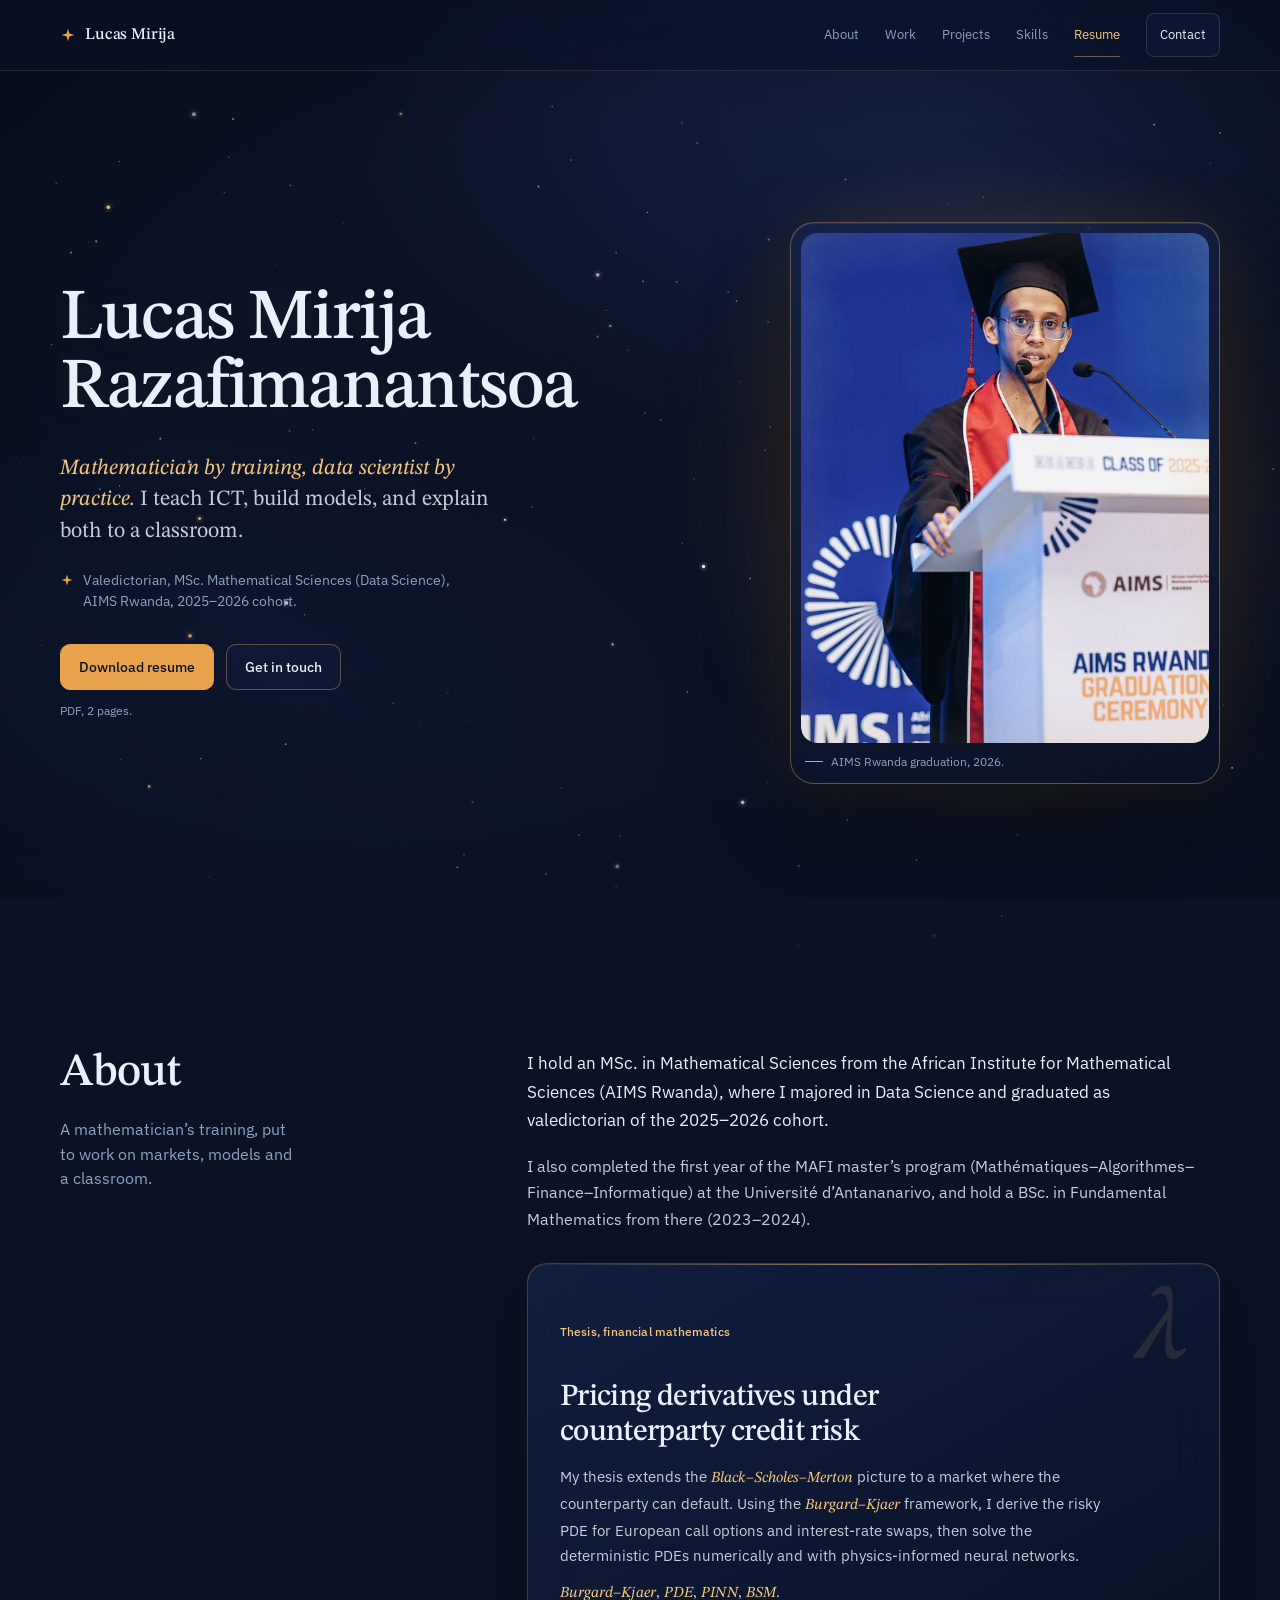
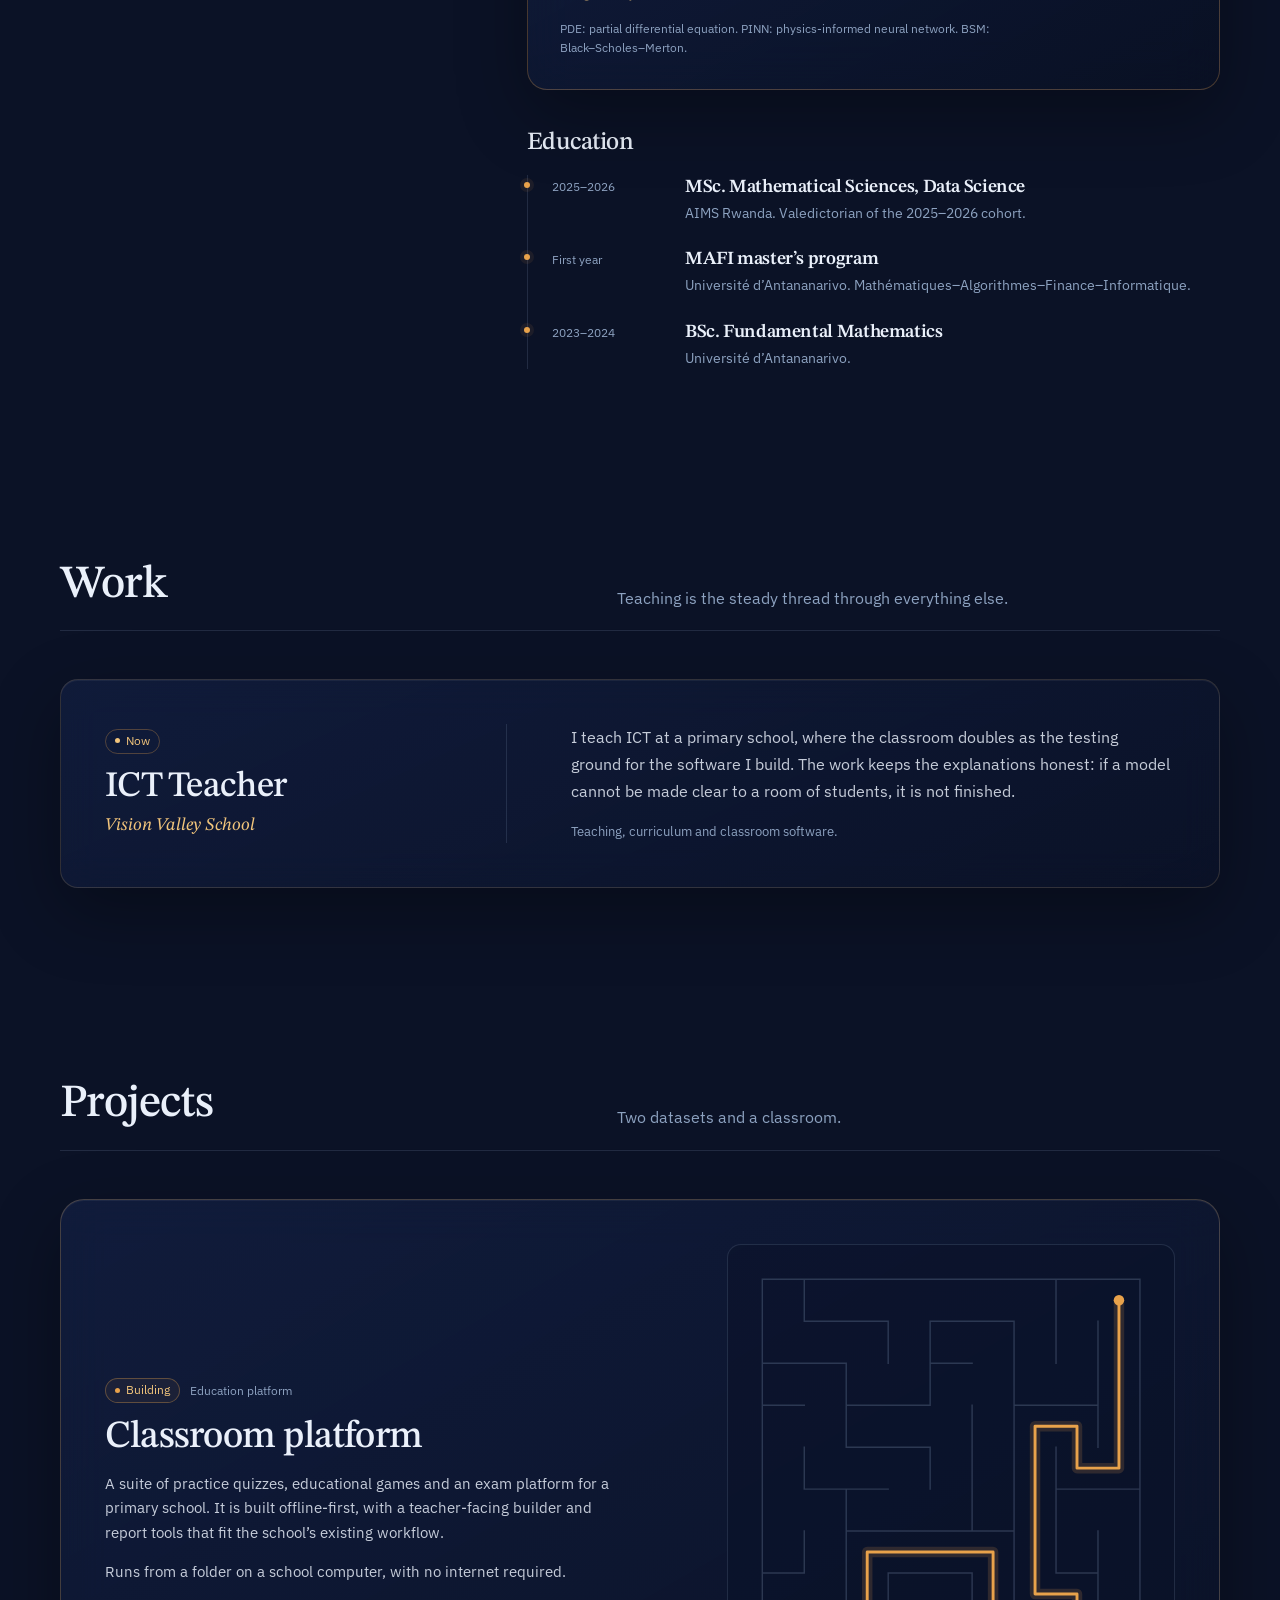
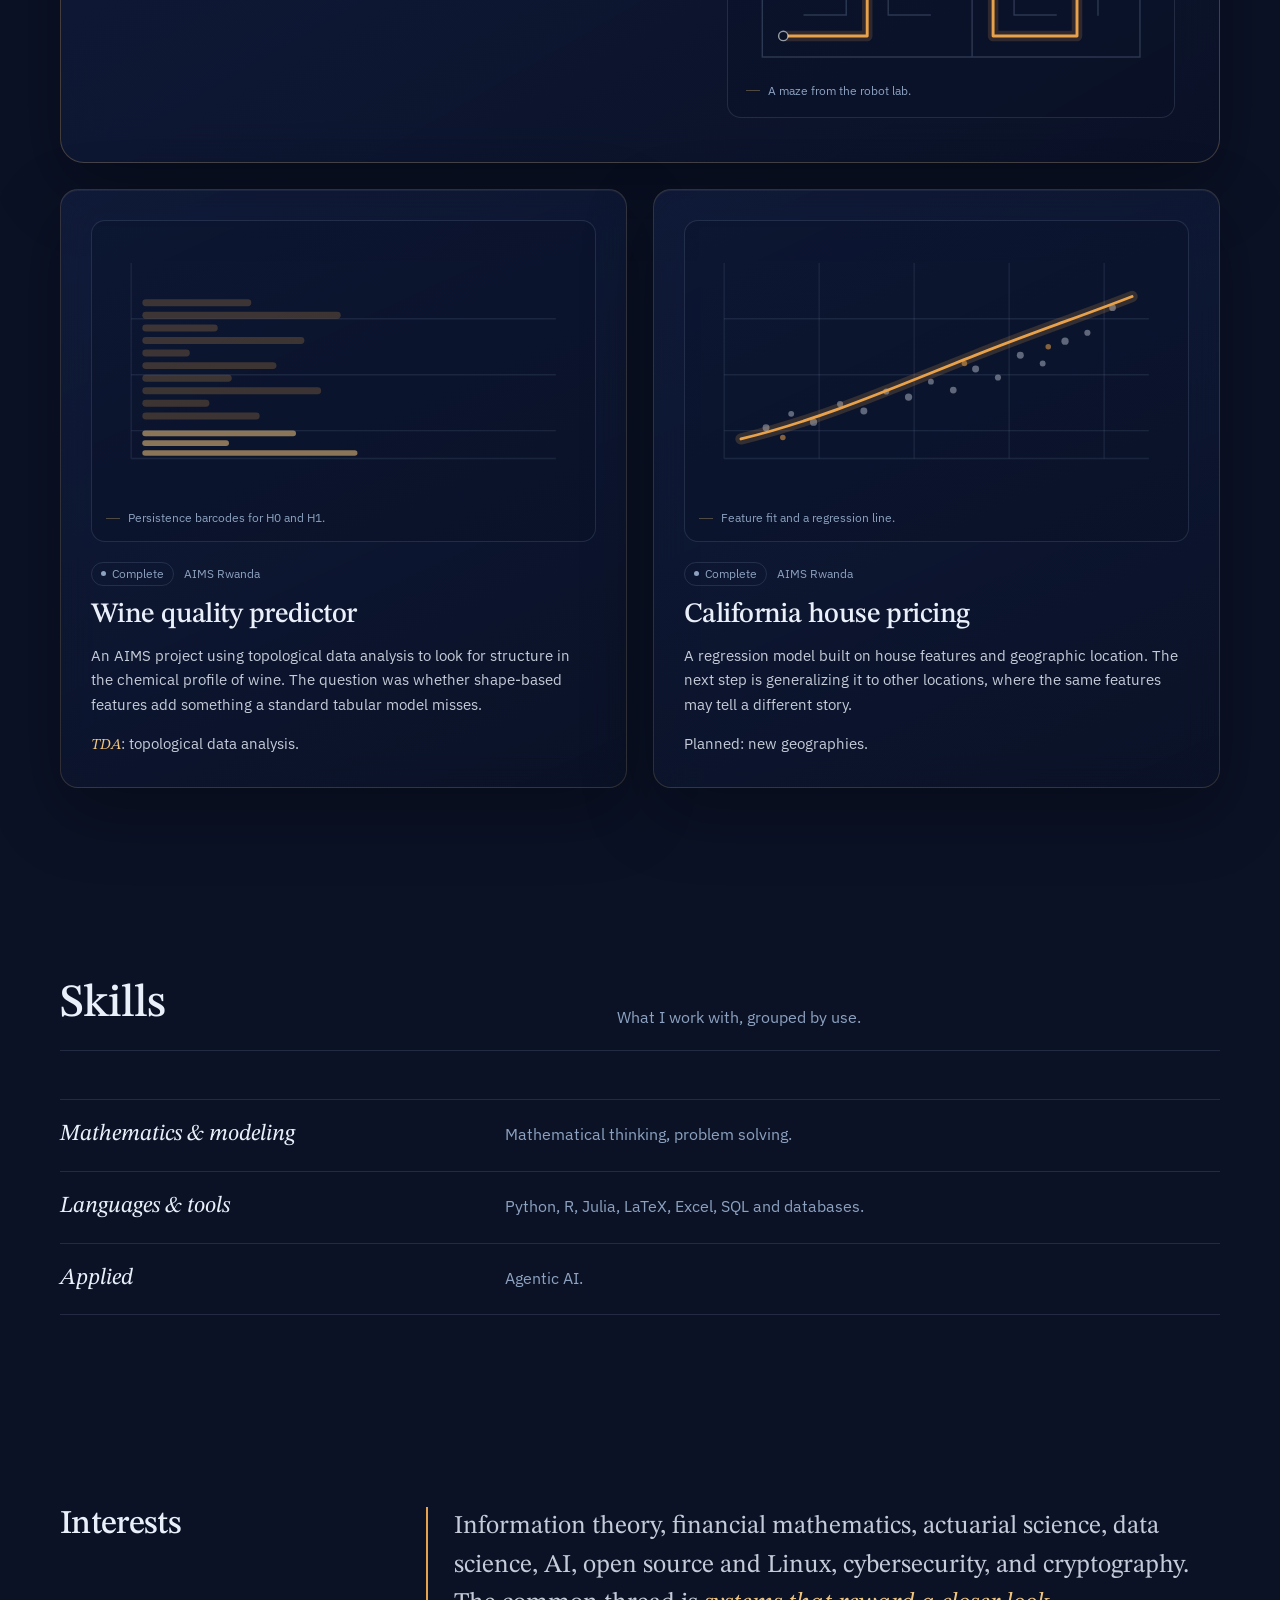
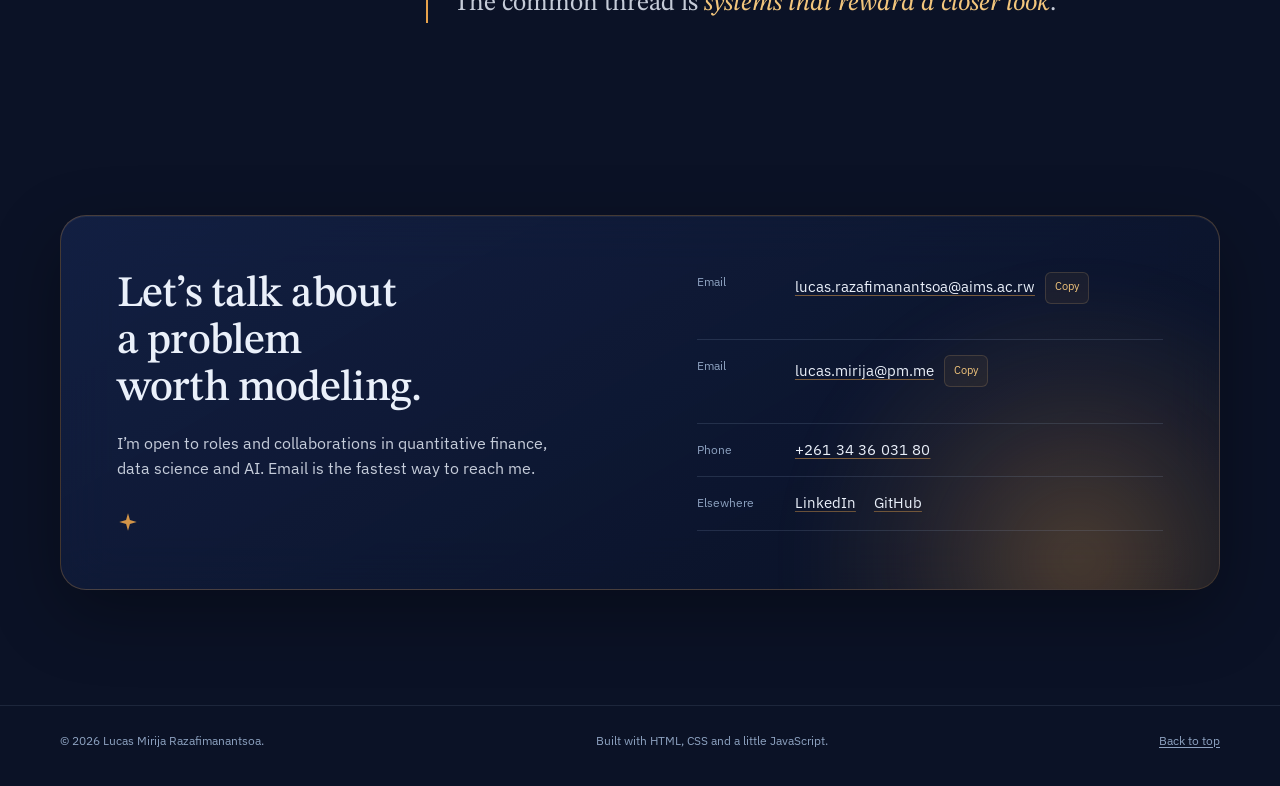
<file: index.html>
<!DOCTYPE html>
<html lang="en">
<head>
  <meta charset="utf-8">
  <meta name="viewport" content="width=device-width, initial-scale=1">
  <title>Lucas Mirija Razafimanantsoa · Mathematician &amp; Data Scientist</title>
  <meta name="description" content="Mathematician and data scientist. AIMS Rwanda MSc. valedictorian, working on financial mathematics, PDEs and physics-informed neural networks. ICT teacher.">
  <meta name="author" content="Lucas Mirija Razafimanantsoa">
  <meta name="theme-color" content="#0B1226">
  <link rel="icon" href="assets/favicon.svg" type="image/svg+xml">
  <link rel="preload" href="assets/fonts/stix-two-text-latin.woff2" as="font" type="font/woff2" crossorigin>
  <link rel="preload" href="assets/fonts/stix-two-text-italic-latin.woff2" as="font" type="font/woff2" crossorigin>
  <link rel="preload" href="assets/fonts/ibm-plex-sans-latin.woff2" as="font" type="font/woff2" crossorigin>
  <link rel="stylesheet" href="css/style.css">

  <meta property="og:type" content="website">
  <meta property="og:title" content="Lucas Mirija Razafimanantsoa · Mathematician &amp; Data Scientist">
  <meta property="og:description" content="Mathematician by training, data scientist by practice. Financial mathematics, numerical PDEs, physics-informed neural networks and a classroom of ICT students.">
  <meta property="og:locale" content="en">
  <meta name="twitter:card" content="summary">
  <!-- Add canonical, og:url and og:image once the site has a domain. -->

  <script type="application/ld+json">
    {
      "@context": "https://schema.org",
      "@type": "Person",
      "name": "Lucas Mirija Razafimanantsoa",
      "givenName": "Lucas Mirija",
      "familyName": "Razafimanantsoa",
      "jobTitle": "ICT Teacher and Data Scientist",
      "email": "mailto:lucas.razafimanantsoa@aims.ac.rw",
      "telephone": "+261343603180",
      "worksFor": {
        "@type": "EducationalOrganization",
        "name": "Vision Valley School"
      },
      "alumniOf": [
        {
          "@type": "CollegeOrUniversity",
          "name": "African Institute for Mathematical Sciences (AIMS Rwanda)"
        },
        {
          "@type": "CollegeOrUniversity",
          "name": "Université d'Antananarivo"
        }
      ],
      "sameAs": [
        "https://linkedin.com/in/lucas-mirija",
        "https://github.com/lucas-razafimanantsoa"
      ],
      "knowsAbout": [
        "Financial mathematics",
        "Data science",
        "Topological data analysis",
        "Physics-informed neural networks",
        "Python",
        "R",
        "Julia"
      ]
    }
  </script>
</head>
<body>
  <a class="skip-link" href="#main">Skip to content</a>

  <div class="sky" aria-hidden="true"></div>

  <header class="site-header" id="top">
    <div class="shell header-inner">
      <a class="brand" href="#top" translate="no">
        <svg class="brand-mark" viewBox="0 0 24 24" aria-hidden="true">
          <path d="M12 2.5l2.1 7.4 7.4 2.1-7.4 2.1L12 21.5l-2.1-7.4L2.5 12l7.4-2.1z" fill="currentColor"/>
        </svg>
        <span>Lucas Mirija</span>
      </a>

      <nav class="site-nav" aria-label="Main">
        <a class="nav-link" href="#about">About</a>
        <a class="nav-link" href="#work">Work</a>
        <a class="nav-link" href="#projects">Projects</a>
        <a class="nav-link" href="#skills">Skills</a>
        <a class="nav-resume" href="resume.pdf" download>Resume</a>
        <a class="nav-contact" href="#contact">Contact</a>
      </nav>
    </div>
  </header>

  <main id="main">
    <section class="hero" aria-labelledby="hero-title">
      <div class="hero-stars" aria-hidden="true">
        <canvas id="sky-canvas"></canvas>
      </div>

      <div class="shell hero-grid">
        <div class="hero-copy">
          <h1 id="hero-title" translate="no">Lucas Mirija<br>Razafimanantsoa</h1>
          <p class="hero-identity"><em>Mathematician by training, data scientist by practice.</em> I teach ICT, build models, and explain both to a classroom.</p>
          <p class="hero-honour">
            <svg viewBox="0 0 24 24" width="14" height="14" aria-hidden="true">
              <path d="M12 2.5l2.1 7.4 7.4 2.1-7.4 2.1L12 21.5l-2.1-7.4L2.5 12l7.4-2.1z" fill="currentColor"/>
            </svg>
            <span>Valedictorian, MSc. Mathematical Sciences (Data Science), AIMS Rwanda, 2025–2026 cohort.</span>
          </p>
          <div class="hero-actions">
            <a class="button button-primary" href="resume.pdf" download>Download resume</a>
            <a class="button button-ghost" href="#contact">Get in touch</a>
          </div>
          <p class="hero-resume-note">PDF, 2 pages.</p>
        </div>

        <div class="portrait-stage">
          <figure class="portrait-frame">
            <div class="portrait-image">
              <img
                src="assets/self.jpg"
                srcset="assets/self-600.jpg 600w, assets/self.jpg 1000w"
                sizes="(max-width: 980px) 76vw, 430px"
                width="1000"
                height="1250"
                alt="Lucas Mirija Razafimanantsoa speaking at the AIMS Rwanda graduation ceremony"
                fetchpriority="high"
                decoding="async">
            </div>
            <figcaption>AIMS Rwanda graduation, 2026.</figcaption>
          </figure>
        </div>
      </div>
    </section>

    <section class="section about" id="about" aria-labelledby="about-title">
      <div class="shell about-grid">
        <div class="about-intro">
          <h2 id="about-title">About</h2>
          <p class="section-lede">A mathematician’s training, put to work on markets, models and a classroom.</p>
        </div>

        <div class="about-body">
          <p class="about-lead">I hold an MSc. in Mathematical Sciences from the African Institute for Mathematical Sciences (AIMS Rwanda), where I majored in Data Science and graduated as valedictorian of the 2025–2026 cohort.</p>
          <p>I also completed the first year of the MAFI master’s program (Mathématiques–Algorithmes–Finance–Informatique) at the Université d’Antananarivo, and hold a BSc. in Fundamental Mathematics from there (2023–2024).</p>

          <aside class="thesis glass-panel" aria-labelledby="thesis-title">
            <div class="panel-head">
              <p class="panel-label">Thesis, financial mathematics</p>
              <span class="panel-mark" aria-hidden="true">λ</span>
            </div>
            <h3 id="thesis-title">Pricing derivatives under counterparty credit risk</h3>
            <p>My thesis extends the <em>Black–Scholes–Merton</em> picture to a market where the counterparty can default. Using the <em>Burgard–Kjaer</em> framework, I derive the risky PDE for European call options and interest-rate swaps, then solve the deterministic PDEs numerically and with physics-informed neural networks.</p>
            <p class="math-terms"><em>Burgard–Kjaer</em>, <em>PDE</em>, <em>PINN</em>, <em>BSM</em>.</p>
            <p class="panel-note">PDE: partial differential equation. PINN: physics-informed neural network. BSM: Black–Scholes–Merton.</p>
          </aside>

          <div class="education">
            <h3>Education</h3>
            <ol class="timeline">
              <li>
                <span class="timeline-when">2025–2026</span>
                <div class="timeline-body">
                  <h4>MSc. Mathematical Sciences, Data Science</h4>
                  <p>AIMS Rwanda. Valedictorian of the 2025–2026 cohort.</p>
                </div>
              </li>
              <li>
                <span class="timeline-when">First year</span>
                <div class="timeline-body">
                  <h4>MAFI master’s program</h4>
                  <p>Université d’Antananarivo. Mathématiques–Algorithmes–Finance–Informatique.</p>
                </div>
              </li>
              <li>
                <span class="timeline-when">2023–2024</span>
                <div class="timeline-body">
                  <h4>BSc. Fundamental Mathematics</h4>
                  <p>Université d’Antananarivo.</p>
                </div>
              </li>
            </ol>
          </div>
        </div>
      </div>
    </section>

    <section class="section work" id="work" aria-labelledby="work-title">
      <div class="shell">
        <div class="section-head">
          <h2 id="work-title">Work</h2>
          <p class="section-lede">Teaching is the steady thread through everything else.</p>
        </div>

        <div class="work-card glass-panel">
          <div class="work-role">
            <span class="status status-now"><span class="status-dot" aria-hidden="true"></span>Now</span>
            <h3>ICT Teacher</h3>
            <p class="work-place">Vision Valley School</p>
          </div>
          <div class="work-copy">
            <p>I teach ICT at a primary school, where the classroom doubles as the testing ground for the software I build. The work keeps the explanations honest: if a model cannot be made clear to a room of students, it is not finished.</p>
            <p class="work-note">Teaching, curriculum and classroom software.</p>
          </div>
        </div>
      </div>
    </section>

    <section class="section projects" id="projects" aria-labelledby="projects-title">
      <div class="shell">
        <div class="section-head">
          <h2 id="projects-title">Projects</h2>
          <p class="section-lede">Two datasets and a classroom.</p>
        </div>

        <div class="project-grid">
          <article class="project project-feature glass-panel" aria-labelledby="project-education">
            <div class="project-copy">
              <div class="project-meta">
                <span class="status status-building"><span class="status-dot" aria-hidden="true"></span>Building</span>
                <span>Education platform</span>
              </div>
              <h3 id="project-education">Classroom platform</h3>
              <p>A suite of practice quizzes, educational games and an exam platform for a primary school. It is built offline-first, with a teacher-facing builder and report tools that fit the school’s existing workflow.</p>
              <p class="project-note">Runs from a folder on a school computer, with no internet required.</p>
            </div>

            <figure class="project-figure project-figure--feature">
              <svg viewBox="0 0 352 352" aria-hidden="true">
                <g fill="none" stroke="rgba(141,162,192,0.26)" stroke-width="1.25" stroke-linecap="square">
                  <path d="M14 14H50 M14 14V50 M50 14H86 M50 14V50 M86 14H122 M122 14H158 M158 14H194 M194 14H230 M230 14H266 M266 14H302 M266 14V50 M302 14H338 M338 14V50 M14 50V86 M50 50H86 M86 50H122 M122 50V86 M158 50H194 M158 50V86 M194 50H230 M230 50V86 M266 50V86 M302 50V86 M338 50V86 M14 86H50 M14 86V122 M50 86H86 M86 86V122 M158 86H194 M158 86V122 M230 86V122 M302 86V122 M338 86V122 M14 122H50 M14 122V158 M86 122H122 M86 122V158 M122 122H158 M194 122V158 M230 122H266 M230 122V158 M266 122H302 M302 122V158 M338 122V158 M14 158V194 M50 158V194 M86 158H122 M122 158H158 M158 158V194 M194 158V194 M230 158V194 M266 158V194 M338 158V194 M14 194V230 M50 194H86 M86 194H122 M86 194V230 M194 194V230 M230 194V230 M266 194H302 M266 194V230 M302 194H338 M338 194V230 M14 230V266 M50 230V266 M86 230H122 M86 230V266 M122 230H158 M158 230H194 M194 230H230 M230 230V266 M266 230V266 M302 230V266 M338 230V266 M14 266H50 M14 266V302 M86 266V302 M122 266H158 M122 266V302 M158 266H194 M194 266V302 M230 266V302 M266 266H302 M302 266V302 M338 266V302 M14 302V338 M14 338H50 M50 302H86 M50 338H86 M86 338H122 M122 302H158 M122 338H158 M158 338H194 M194 302V338 M194 338H230 M230 302H266 M230 338H266 M266 338H302 M338 302V338 M302 338H338"/>
                </g>
                <path d="M32 320L104 320L104 248L212 248L212 320L284 320L284 284L248 284L248 140L284 140L284 176L320 176L320 32" fill="none" stroke="rgba(232,162,75,0.16)" stroke-width="9" stroke-linecap="round" stroke-linejoin="round"/>
                <path d="M32 320L104 320L104 248L212 248L212 320L284 320L284 284L248 284L248 140L284 140L284 176L320 176L320 32" fill="none" stroke="#E8A24B" stroke-width="2.5" stroke-linecap="round" stroke-linejoin="round"/>
                <circle cx="32" cy="320" r="4" fill="#0B1226" stroke="rgba(234,240,250,0.6)" stroke-width="1.25"/>
                <circle cx="320" cy="32" r="4.5" fill="#E8A24B"/>
              </svg>
              <figcaption>A maze from the robot lab.</figcaption>
            </figure>
          </article>

          <article class="project glass-panel" aria-labelledby="project-wine">
            <figure class="project-figure">
              <svg viewBox="0 0 340 190" aria-hidden="true">
                <g stroke="rgba(141,162,192,0.12)" stroke-width="1">
                  <path d="M18 20V160 M18 160H322"/>
                  <path d="M18 60H322 M18 100H322 M18 140H322"/>
                </g>
                <g fill="rgba(232,162,75,0.22)">
                  <rect x="26" y="46" width="78" height="5" rx="2.5"/>
                  <rect x="26" y="55" width="142" height="5" rx="2.5"/>
                  <rect x="26" y="64" width="54" height="5" rx="2.5"/>
                  <rect x="26" y="73" width="116" height="5" rx="2.5"/>
                  <rect x="26" y="82" width="34" height="5" rx="2.5"/>
                  <rect x="26" y="91" width="96" height="5" rx="2.5"/>
                  <rect x="26" y="100" width="64" height="5" rx="2.5"/>
                  <rect x="26" y="109" width="128" height="5" rx="2.5"/>
                  <rect x="26" y="118" width="48" height="5" rx="2.5"/>
                  <rect x="26" y="127" width="84" height="5" rx="2.5"/>
                </g>
                <g fill="rgba(242,197,124,0.55)">
                  <rect x="26" y="140" width="110" height="4" rx="2"/>
                  <rect x="26" y="147" width="62" height="4" rx="2"/>
                  <rect x="26" y="154" width="154" height="4" rx="2"/>
                </g>
              </svg>
              <figcaption>Persistence barcodes for H0 and H1.</figcaption>
            </figure>
            <div class="project-copy">
              <div class="project-meta">
                <span class="status status-complete"><span class="status-dot" aria-hidden="true"></span>Complete</span>
                <span>AIMS Rwanda</span>
              </div>
              <h3 id="project-wine">Wine quality predictor</h3>
              <p>An AIMS project using topological data analysis to look for structure in the chemical profile of wine. The question was whether shape-based features add something a standard tabular model misses.</p>
              <p class="project-note"><em>TDA</em>: topological data analysis.</p>
            </div>
          </article>

          <article class="project glass-panel" aria-labelledby="project-housing">
            <figure class="project-figure">
              <svg viewBox="0 0 340 190" aria-hidden="true">
                <g stroke="rgba(141,162,192,0.12)" stroke-width="1">
                  <path d="M18 20V160 M18 160H322"/>
                  <path d="M18 60H322 M18 100H322 M18 140H322"/>
                  <path d="M86 20V160 M154 20V160 M222 20V160 M290 20V160"/>
                </g>
                <g fill="rgba(234,240,250,0.38)">
                  <circle cx="48" cy="138" r="2.5"/><circle cx="66" cy="128" r="2.1"/><circle cx="82" cy="134" r="2.6"/>
                  <circle cx="101" cy="121" r="2.2"/><circle cx="118" cy="126" r="2.5"/><circle cx="134" cy="112" r="2.2"/>
                  <circle cx="150" cy="116" r="2.6"/><circle cx="166" cy="105" r="2.1"/><circle cx="182" cy="111" r="2.4"/>
                  <circle cx="198" cy="96" r="2.5"/><circle cx="214" cy="102" r="2.2"/><circle cx="230" cy="86" r="2.5"/>
                  <circle cx="246" cy="92" r="2.1"/><circle cx="262" cy="76" r="2.6"/><circle cx="278" cy="70" r="2.2"/>
                  <circle cx="296" cy="52" r="2.4"/><circle cx="60" cy="145" r="2" fill="rgba(232,162,75,0.55)"/>
                  <circle cx="190" cy="92" r="2" fill="rgba(232,162,75,0.55)"/>
                  <circle cx="250" cy="80" r="2" fill="rgba(232,162,75,0.55)"/>
                </g>
                <path d="M30 146C88 132 142 108 198 86C238 70 274 58 310 44" fill="none" stroke="rgba(232,162,75,0.18)" stroke-width="8" stroke-linecap="round"/>
                <path d="M30 146C88 132 142 108 198 86C238 70 274 58 310 44" fill="none" stroke="#E8A24B" stroke-width="2" stroke-linecap="round"/>
              </svg>
              <figcaption>Feature fit and a regression line.</figcaption>
            </figure>
            <div class="project-copy">
              <div class="project-meta">
                <span class="status status-complete"><span class="status-dot" aria-hidden="true"></span>Complete</span>
                <span>AIMS Rwanda</span>
              </div>
              <h3 id="project-housing">California house pricing</h3>
              <p>A regression model built on house features and geographic location. The next step is generalizing it to other locations, where the same features may tell a different story.</p>
              <p class="project-note">Planned: new geographies.</p>
            </div>
          </article>
        </div>
      </div>
    </section>

    <section class="section skills" id="skills" aria-labelledby="skills-title">
      <div class="shell">
        <div class="section-head">
          <h2 id="skills-title">Skills</h2>
          <p class="section-lede">What I work with, grouped by use.</p>
        </div>

        <dl class="skills-list">
          <div class="skill-row">
            <dt>Mathematics &amp; modeling</dt>
            <dd>Mathematical thinking, problem solving.</dd>
          </div>
          <div class="skill-row">
            <dt>Languages &amp; tools</dt>
            <dd>Python, R, Julia, LaTeX, Excel, SQL and databases.</dd>
          </div>
          <div class="skill-row">
            <dt>Applied</dt>
            <dd>Agentic AI.</dd>
          </div>
        </dl>
      </div>
    </section>

    <section class="section interests" id="interests" aria-labelledby="interests-title">
      <div class="shell interests-grid">
        <h2 id="interests-title">Interests</h2>
        <p class="interests-copy">Information theory, financial mathematics, actuarial science, data science, AI, open source and Linux, cybersecurity, and cryptography. The common thread is <em>systems that reward a closer look</em>.</p>
      </div>
    </section>

    <section class="section contact" id="contact" aria-labelledby="contact-title">
      <div class="shell">
        <div class="contact-panel glass-panel">
          <div class="contact-copy">
            <h2 id="contact-title">Let’s talk about a problem worth modeling.</h2>
            <p>I’m open to roles and collaborations in quantitative finance, data science and AI. Email is the fastest way to reach me.</p>
            <svg class="contact-star" viewBox="0 0 24 24" aria-hidden="true">
              <path d="M12 2.5l2.1 7.4 7.4 2.1-7.4 2.1L12 21.5l-2.1-7.4L2.5 12l7.4-2.1z" fill="currentColor"/>
            </svg>
          </div>

          <div class="contact-details">
            <div class="contact-row">
              <span class="contact-label">Email</span>
              <div class="contact-value">
                <a href="mailto:lucas.razafimanantsoa@aims.ac.rw" translate="no">lucas.razafimanantsoa@<wbr>aims.ac.rw</a>
                <button class="copy" type="button" data-copy="lucas.razafimanantsoa@aims.ac.rw" aria-label="Copy lucas.razafimanantsoa@aims.ac.rw">Copy</button>
                <span class="copy-status" role="status" aria-live="polite"></span>
              </div>
            </div>
            <div class="contact-row">
              <span class="contact-label">Email</span>
              <div class="contact-value">
                <a href="mailto:lucas.mirija@pm.me" translate="no">lucas.mirija@pm.me</a>
                <button class="copy" type="button" data-copy="lucas.mirija@pm.me" aria-label="Copy lucas.mirija@pm.me">Copy</button>
                <span class="copy-status" role="status" aria-live="polite"></span>
              </div>
            </div>
            <div class="contact-row">
              <span class="contact-label">Phone</span>
              <div class="contact-value">
                <a class="phone" href="tel:+261343603180">+261&nbsp;34&nbsp;36&nbsp;031&nbsp;80</a>
              </div>
            </div>
            <div class="contact-row">
              <span class="contact-label">Elsewhere</span>
              <div class="contact-value contact-social">
                <a href="https://linkedin.com/in/lucas-mirija" target="_blank" rel="me noopener">LinkedIn<span class="visually-hidden"> (opens in a new tab)</span></a>
                <a href="https://github.com/lucas-razafimanantsoa" target="_blank" rel="me noopener">GitHub<span class="visually-hidden"> (opens in a new tab)</span></a>
              </div>
            </div>
          </div>
        </div>
      </div>
    </section>
  </main>

  <footer class="site-footer">
    <div class="shell footer-inner">
      <p>© 2026 Lucas Mirija Razafimanantsoa.</p>
      <p>Built with HTML, CSS and a little JavaScript.</p>
      <a href="#top">Back to top</a>
    </div>
  </footer>

  <script src="js/sky.js"></script>
  <script src="js/main.js"></script>
</body>
</html>
</file>
<file: css/style.css>
/* --------------------------------------------------------------------------
   Lucas Mirija Razafimanantsoa · portfolio
   "Rustic lantern glow under a starry blue night"
   -------------------------------------------------------------------------- */

@font-face {
  font-family: "STIX Two Text";
  font-style: normal;
  font-weight: 400 700;
  font-display: swap;
  src: url("../assets/fonts/stix-two-text-latin-ext.woff2") format("woff2");
  unicode-range: U+0100-02BA, U+02BD-02C5, U+02C7-02CC, U+02CE-02D7, U+02DD-02FF, U+0304, U+0308, U+0329, U+1D00-1DBF, U+1E00-1E9F, U+1EF2-1EFF, U+2020, U+20A0-20AB, U+20AD-20C4, U+2113, U+2C60-2C7F, U+A720-A7FF;
}

@font-face {
  font-family: "STIX Two Text";
  font-style: normal;
  font-weight: 400 700;
  font-display: swap;
  src: url("../assets/fonts/stix-two-text-latin.woff2") format("woff2");
  unicode-range: U+0000-00FF, U+0131, U+0152-0153, U+02BB-02BC, U+02C6, U+02DA, U+02DC, U+0304, U+0308, U+0329, U+2000-206F, U+20AC, U+2122, U+2191, U+2193, U+2212, U+2215, U+FEFF, U+FFFD;
}

@font-face {
  font-family: "STIX Two Text";
  font-style: normal;
  font-weight: 400 700;
  font-display: swap;
  src: url("../assets/fonts/stix-two-text-greek.woff2") format("woff2");
  unicode-range: U+0370-0377, U+037A-037F, U+0384-038A, U+038C, U+038E-03A1, U+03A3-03FF;
}

@font-face {
  font-family: "STIX Two Text";
  font-style: italic;
  font-weight: 400 700;
  font-display: swap;
  src: url("../assets/fonts/stix-two-text-italic-latin-ext.woff2") format("woff2");
  unicode-range: U+0100-02BA, U+02BD-02C5, U+02C7-02CC, U+02CE-02D7, U+02DD-02FF, U+0304, U+0308, U+0329, U+1D00-1DBF, U+1E00-1E9F, U+1EF2-1EFF, U+2020, U+20A0-20AB, U+20AD-20C4, U+2113, U+2C60-2C7F, U+A720-A7FF;
}

@font-face {
  font-family: "STIX Two Text";
  font-style: italic;
  font-weight: 400 700;
  font-display: swap;
  src: url("../assets/fonts/stix-two-text-italic-latin.woff2") format("woff2");
  unicode-range: U+0000-00FF, U+0131, U+0152-0153, U+02BB-02BC, U+02C6, U+02DA, U+02DC, U+0304, U+0308, U+0329, U+2000-206F, U+20AC, U+2122, U+2191, U+2193, U+2212, U+2215, U+FEFF, U+FFFD;
}

@font-face {
  font-family: "STIX Two Text";
  font-style: italic;
  font-weight: 400 700;
  font-display: swap;
  src: url("../assets/fonts/stix-two-text-italic-greek.woff2") format("woff2");
  unicode-range: U+0370-0377, U+037A-037F, U+0384-038A, U+038C, U+038E-03A1, U+03A3-03FF;
}

@font-face {
  font-family: "IBM Plex Sans";
  font-style: normal;
  font-weight: 400 600;
  font-display: swap;
  src: url("../assets/fonts/ibm-plex-sans-latin-ext.woff2") format("woff2");
  unicode-range: U+0100-02BA, U+02BD-02C5, U+02C7-02CC, U+02CE-02D7, U+02DD-02FF, U+0304, U+0308, U+0329, U+1D00-1DBF, U+1E00-1E9F, U+1EF2-1EFF, U+2020, U+20A0-20AB, U+20AD-20C4, U+2113, U+2C60-2C7F, U+A720-A7FF;
}

@font-face {
  font-family: "IBM Plex Sans";
  font-style: normal;
  font-weight: 400 600;
  font-display: swap;
  src: url("../assets/fonts/ibm-plex-sans-latin.woff2") format("woff2");
  unicode-range: U+0000-00FF, U+0131, U+0152-0153, U+02BB-02BC, U+02C6, U+02DA, U+02DC, U+0304, U+0308, U+0329, U+2000-206F, U+20AC, U+2122, U+2191, U+2193, U+2212, U+2215, U+FEFF, U+FFFD;
}

:root {
  color-scheme: dark;

  --night: #0B1226;
  --navy: #16244A;
  --glow: #E8A24B;
  --amber: #F2C57C;
  --moon: #EAF0FA;
  --mist: #8DA2C0;
  --moon-soft: rgba(234, 240, 250, 0.84);

  --line: rgba(242, 197, 124, 0.16);
  --line-strong: rgba(242, 197, 124, 0.3);
  --line-soft: rgba(141, 162, 192, 0.18);
  --glass-bg: linear-gradient(155deg, rgba(22, 36, 74, 0.52), rgba(11, 18, 38, 0.68));

  --font-display: "STIX Two Text", "Iowan Old Style", "Palatino Linotype", Georgia, serif;
  --font-body: "IBM Plex Sans", "Segoe UI", Helvetica, Arial, sans-serif;

  --shell: 1160px;
  --gutter: clamp(20px, 5vw, 56px);
  --section-space: clamp(72px, 7.5vw, 112px);
}

*,
*::before,
*::after {
  box-sizing: border-box;
}

html {
  scroll-behavior: smooth;
  scroll-padding-top: 92px;
}

body {
  margin: 0;
  overflow-x: clip;
  background: var(--night);
  color: var(--moon);
  font-family: var(--font-body);
  font-size: 1.02rem;
  line-height: 1.65;
  -webkit-font-smoothing: antialiased;
  text-rendering: optimizeLegibility;
  -webkit-tap-highlight-color: rgba(232, 162, 75, 0.16);
}

::selection {
  background: var(--glow);
  color: var(--night);
}

h1,
h2,
h3,
h4,
p,
dl,
dd,
figure,
blockquote {
  margin: 0;
}

h1,
h2,
h3,
h4 {
  font-family: var(--font-display);
  font-weight: 500;
  line-height: 1.08;
  letter-spacing: -0.02em;
  text-wrap: balance;
}

p {
  text-wrap: pretty;
}

em {
  font-style: italic;
}

a {
  color: var(--amber);
}

img,
svg {
  display: block;
  max-width: 100%;
}

a,
button {
  touch-action: manipulation;
}

:focus-visible {
  outline: 3px solid var(--glow);
  outline-offset: 3px;
  border-radius: 2px;
}

.shell {
  width: min(100%, calc(var(--shell) + var(--gutter) * 2));
  margin-inline: auto;
  padding-inline: max(var(--gutter), env(safe-area-inset-left, 0px)) max(var(--gutter), env(safe-area-inset-right, 0px));
}

.visually-hidden {
  position: absolute;
  width: 1px;
  height: 1px;
  padding: 0;
  margin: -1px;
  overflow: hidden;
  clip: rect(0 0 0 0);
  white-space: nowrap;
  border: 0;
}

.skip-link {
  position: absolute;
  left: 16px;
  top: -80px;
  z-index: 100;
  padding: 10px 14px;
  border-radius: 6px;
  background: var(--glow);
  color: var(--night);
  font-size: 0.88rem;
  font-weight: 500;
  text-decoration: none;
}

.skip-link:focus {
  top: 12px;
}

/* Sky and light ----------------------------------------------------------- */

.sky {
  position: fixed;
  inset: 0;
  z-index: 0;
  overflow: hidden;
  pointer-events: none;
  background:
    radial-gradient(ellipse 72% 56% at 74% 14%, rgba(22, 36, 74, 0.85), transparent 64%),
    radial-gradient(ellipse 62% 46% at 10% 80%, rgba(18, 33, 66, 0.42), transparent 70%),
    var(--night);
}

.sky::before {
  content: "";
  position: absolute;
  inset: 0;
  background: radial-gradient(ellipse at center, transparent 52%, rgba(3, 7, 16, 0.48) 100%);
}

.sky::after {
  content: "";
  position: absolute;
  inset: 0;
  background: linear-gradient(180deg, rgba(11, 18, 38, 0) 0%, rgba(11, 18, 38, 0.1) 45%, rgba(11, 18, 38, 0.58) 100%);
}

.hero-stars {
  position: absolute;
  inset: 0;
  z-index: 0;
  overflow: hidden;
  pointer-events: none;
  -webkit-mask-image: linear-gradient(180deg, transparent 0%, #000 7%, #000 86%, transparent 100%);
  mask-image: linear-gradient(180deg, transparent 0%, #000 7%, #000 86%, transparent 100%);
}

.hero-stars #sky-canvas {
  width: 100%;
  height: 100%;
}

.site-header,
main,
.site-footer {
  position: relative;
  z-index: 1;
}

/* Header ------------------------------------------------------------------ */

.site-header {
  position: sticky;
  top: 0;
  z-index: 30;
  background: rgba(11, 18, 38, 0.58);
  border-bottom: 1px solid rgba(242, 197, 124, 0.12);
  backdrop-filter: blur(18px) saturate(120%);
  -webkit-backdrop-filter: blur(18px) saturate(120%);
}

.header-inner {
  display: flex;
  align-items: center;
  justify-content: space-between;
  gap: 24px;
  min-height: 70px;
}

.brand {
  display: inline-flex;
  align-items: center;
  gap: 9px;
  min-height: 44px;
  color: var(--moon);
  font-family: var(--font-display);
  font-size: 1.02rem;
  font-weight: 500;
  letter-spacing: -0.01em;
  text-decoration: none;
}

.brand:hover {
  color: var(--amber);
}

.brand-mark {
  width: 16px;
  height: 16px;
  color: var(--glow);
}

.site-nav {
  display: flex;
  align-items: center;
  gap: clamp(12px, 2.2vw, 26px);
  font-size: 0.82rem;
}

.site-nav a {
  display: inline-flex;
  align-items: center;
  min-height: 44px;
  color: var(--mist);
  text-decoration: none;
}

.site-nav a:hover,
.site-nav a:focus-visible {
  color: var(--amber);
}

.site-nav .nav-resume {
  color: var(--amber);
  border-bottom: 1px solid rgba(242, 197, 124, 0.42);
}

.site-nav .nav-resume:hover {
  border-bottom-color: var(--amber);
}

.site-nav .nav-contact {
  padding: 8px 13px;
  border: 1px solid var(--line);
  border-radius: 8px;
  color: var(--moon);
  background: rgba(22, 36, 74, 0.3);
}

.site-nav .nav-contact:hover {
  border-color: var(--glow);
  color: var(--amber);
  background: rgba(232, 162, 75, 0.08);
}

/* Shared components ------------------------------------------------------- */

.glass-panel {
  position: relative;
  background: var(--glass-bg);
  border: 1px solid var(--line);
  border-radius: 20px;
  box-shadow: 0 24px 70px rgba(0, 0, 0, 0.32), inset 0 1px 0 rgba(255, 255, 255, 0.055);
  backdrop-filter: blur(18px) saturate(120%);
  -webkit-backdrop-filter: blur(18px) saturate(120%);
}

@supports not ((backdrop-filter: blur(1px)) or (-webkit-backdrop-filter: blur(1px))) {
  .glass-panel,
  .site-header,
  .portrait-frame,
  .button-ghost {
    background: rgba(14, 24, 48, 0.96);
  }
}

.button {
  display: inline-flex;
  align-items: center;
  justify-content: center;
  min-height: 46px;
  padding: 10px 18px 11px;
  border: 1px solid transparent;
  border-radius: 10px;
  font-family: var(--font-body);
  font-size: 0.9rem;
  font-weight: 500;
  line-height: 1.2;
  text-decoration: none;
  transition: background-color 160ms ease, border-color 160ms ease, color 160ms ease;
}

.button-primary {
  background: var(--glow);
  border-color: var(--glow);
  color: var(--night);
}

.button-primary:hover {
  background: var(--amber);
  border-color: var(--amber);
}

.button-ghost {
  background: rgba(22, 36, 74, 0.3);
  border-color: rgba(242, 197, 124, 0.34);
  color: var(--moon);
}

.button-ghost:hover {
  border-color: var(--glow);
  background: rgba(232, 162, 75, 0.08);
  color: var(--amber);
}

.status {
  display: inline-flex;
  align-items: center;
  gap: 6px;
  padding: 4px 9px 5px;
  border: 1px solid var(--line-soft);
  border-radius: 999px;
  color: var(--mist);
  font-size: 0.72rem;
  font-variant-numeric: tabular-nums;
  line-height: 1.2;
  white-space: nowrap;
}

.status-dot {
  width: 5px;
  height: 5px;
  border-radius: 50%;
  background: currentColor;
}

.status-now {
  color: var(--amber);
  border-color: rgba(232, 162, 75, 0.3);
}

.status-building {
  color: var(--amber);
  border-color: rgba(232, 162, 75, 0.34);
  background: rgba(232, 162, 75, 0.06);
}

.status-building .status-dot {
  background: var(--glow);
  animation: ember 3.2s ease-in-out infinite;
}

.status-complete {
  color: var(--mist);
}

@keyframes ember {
  0%,
  100% {
    box-shadow: 0 0 0 0 rgba(232, 162, 75, 0.4);
  }
  50% {
    box-shadow: 0 0 0 4px rgba(232, 162, 75, 0);
  }
}

/* Hero -------------------------------------------------------------------- */

.hero {
  position: relative;
  overflow: clip;
  padding-block: clamp(46px, 7vh, 84px) clamp(64px, 9vh, 108px);
}

.hero-grid {
  position: relative;
  z-index: 1;
  display: grid;
  grid-template-columns: minmax(0, 1.08fr) minmax(300px, 0.92fr);
  align-items: center;
  gap: clamp(40px, 6vw, 80px);
  min-height: min(760px, 82svh);
}

.hero-copy {
  max-width: 640px;
}

.hero h1 {
  color: var(--moon);
  font-size: clamp(2.4rem, 5.6vw, 4.8rem);
  font-weight: 500;
  line-height: 0.96;
  letter-spacing: -0.025em;
  text-shadow: 0 0 28px rgba(242, 197, 124, 0.08);
}

.hero-identity {
  max-width: 39ch;
  margin-top: clamp(22px, 3vw, 30px);
  color: var(--moon-soft);
  font-family: var(--font-display);
  font-size: clamp(1.18rem, 1.7vw, 1.52rem);
  line-height: 1.45;
}

.hero-identity em {
  color: var(--amber);
  font-style: italic;
}

.hero-honour {
  display: flex;
  align-items: flex-start;
  gap: 9px;
  max-width: 53ch;
  margin-top: 22px;
  color: var(--mist);
  font-size: 0.88rem;
  font-variant-numeric: tabular-nums;
  line-height: 1.5;
}

.hero-honour svg {
  flex: 0 0 auto;
  margin-top: 0.22em;
  color: var(--glow);
}

.hero-actions {
  display: flex;
  flex-wrap: wrap;
  gap: 12px;
  margin-top: 32px;
}

.hero-resume-note {
  margin-top: 11px;
  color: var(--mist);
  font-size: 0.76rem;
}

.portrait-stage {
  position: relative;
  justify-self: end;
  width: min(100%, 430px);
}

.portrait-stage::before {
  content: "";
  position: absolute;
  inset: -16% -20% -14%;
  z-index: 0;
  background: radial-gradient(circle at 50% 48%, rgba(232, 162, 75, 0.34), rgba(232, 162, 75, 0.1) 40%, transparent 70%);
  filter: blur(44px);
  opacity: 0.82;
  pointer-events: none;
  animation: lantern-breathe 18s ease-in-out infinite alternate;
}

@keyframes lantern-breathe {
  from {
    opacity: 0.65;
    transform: scale(0.98);
  }
  to {
    opacity: 0.92;
    transform: scale(1.04);
  }
}

.portrait-frame {
  position: relative;
  z-index: 1;
  padding: 10px;
  border: 1px solid rgba(242, 197, 124, 0.34);
  border-radius: 24px;
  background: linear-gradient(165deg, rgba(22, 36, 74, 0.72), rgba(11, 18, 38, 0.86));
  box-shadow: 0 0 70px rgba(232, 162, 75, 0.12), 0 30px 80px rgba(0, 0, 0, 0.45), inset 0 1px 0 rgba(255, 255, 255, 0.08);
  backdrop-filter: blur(22px) saturate(120%);
  -webkit-backdrop-filter: blur(22px) saturate(120%);
}

.portrait-image {
  position: relative;
  overflow: hidden;
  border-radius: 16px;
}

.portrait-image::after {
  content: "";
  position: absolute;
  inset: 0;
  border-radius: 16px;
  box-shadow: inset 0 0 50px rgba(232, 162, 75, 0.14);
  pointer-events: none;
}

.portrait-frame img {
  width: 100%;
  height: auto;
  aspect-ratio: 4 / 5;
  object-fit: cover;
  border-radius: 16px;
}

.portrait-frame figcaption {
  display: flex;
  align-items: center;
  gap: 8px;
  padding: 10px 4px 2px;
  color: var(--mist);
  font-size: 0.76rem;
  line-height: 1.4;
}

.portrait-frame figcaption::before {
  content: "";
  flex: 0 0 auto;
  width: 18px;
  height: 1px;
  background: var(--glow);
}

/* Section furniture ------------------------------------------------------- */

.section {
  position: relative;
  padding-block: var(--section-space);
}

.section-head {
  display: grid;
  grid-template-columns: minmax(0, 0.9fr) minmax(0, 1.1fr);
  align-items: end;
  gap: clamp(20px, 5vw, 70px);
  margin-bottom: clamp(30px, 4vw, 48px);
  padding-bottom: 20px;
  border-bottom: 1px solid var(--line-soft);
}

.section-head h2 {
  font-size: clamp(2rem, 3.6vw, 3rem);
  font-weight: 500;
}

.section-lede {
  max-width: 50ch;
  color: var(--mist);
  font-size: 1rem;
  line-height: 1.55;
}

/* About ------------------------------------------------------------------- */

.about-grid {
  display: grid;
  grid-template-columns: minmax(0, 0.72fr) minmax(0, 1.28fr);
  gap: clamp(32px, 6vw, 90px);
}

.about-intro h2 {
  font-size: clamp(2rem, 3.6vw, 3rem);
  font-weight: 500;
  margin-bottom: 18px;
}

.about-intro .section-lede {
  max-width: 27ch;
}

.about-body > p {
  max-width: 68ch;
  margin-bottom: 18px;
  color: var(--moon-soft);
}

.about-body .about-lead {
  color: var(--moon);
  font-size: 1.08rem;
}

.thesis {
  margin-top: 30px;
  padding: clamp(22px, 3vw, 32px);
  overflow: hidden;
  border-color: rgba(232, 162, 75, 0.28);
  background: linear-gradient(150deg, rgba(24, 40, 82, 0.58), rgba(9, 16, 34, 0.78));
  backdrop-filter: blur(24px) saturate(120%);
  -webkit-backdrop-filter: blur(24px) saturate(120%);
}

.thesis::before {
  content: "";
  position: absolute;
  top: 0;
  left: 26px;
  right: 26px;
  height: 1px;
  background: linear-gradient(90deg, transparent, rgba(242, 197, 124, 0.55), transparent);
}

.panel-head {
  position: relative;
  z-index: 1;
  display: flex;
  align-items: center;
  justify-content: space-between;
  gap: 20px;
}

.panel-label {
  color: var(--amber);
  font-size: 0.76rem;
  font-weight: 500;
  letter-spacing: 0.015em;
}

.panel-mark {
  color: rgba(242, 197, 124, 0.12);
  font-family: var(--font-display);
  font-size: clamp(4rem, 8vw, 6.8rem);
  font-style: italic;
  line-height: 0.7;
  user-select: none;
}

.thesis h3 {
  position: relative;
  z-index: 1;
  max-width: 24ch;
  margin-top: 12px;
  font-size: clamp(1.55rem, 2.4vw, 2rem);
  font-weight: 500;
  line-height: 1.14;
}

.thesis > p {
  position: relative;
  z-index: 1;
  max-width: 62ch;
  margin-top: 14px;
  color: var(--moon-soft);
  font-size: 0.96rem;
  line-height: 1.62;
}

.thesis em,
.math-terms em,
.project-note em,
.interests-copy em {
  font-family: var(--font-display);
  font-style: italic;
  color: var(--amber);
}

.math-terms {
  color: var(--amber);
  font-family: var(--font-display);
  font-size: 1.05rem;
  letter-spacing: 0.005em;
}

.panel-note {
  color: var(--mist) !important;
  font-size: 0.76rem !important;
  line-height: 1.5 !important;
}

.education {
  margin-top: 40px;
}

.education > h3 {
  margin-bottom: 18px;
  font-size: 1.55rem;
  font-weight: 500;
}

.timeline {
  margin: 0;
  padding: 0;
  list-style: none;
  border-left: 1px solid var(--line-soft);
}

.timeline li {
  position: relative;
  display: grid;
  grid-template-columns: 7.2rem minmax(0, 1fr);
  gap: 18px;
  padding: 0 0 24px 24px;
}

.timeline li::before {
  content: "";
  position: absolute;
  left: -3.5px;
  top: 0.45rem;
  width: 6px;
  height: 6px;
  border-radius: 50%;
  background: var(--glow);
  box-shadow: 0 0 0 4px rgba(232, 162, 75, 0.08);
}

.timeline li:last-child {
  padding-bottom: 0;
}

.timeline-when {
  padding-top: 0.1rem;
  color: var(--mist);
  font-size: 0.78rem;
  font-variant-numeric: tabular-nums;
}

.timeline h4 {
  font-size: 1.16rem;
  font-weight: 600;
  line-height: 1.3;
}

.timeline p {
  margin-top: 3px;
  color: var(--mist);
  font-size: 0.9rem;
  line-height: 1.5;
}

/* Work -------------------------------------------------------------------- */

.work-card {
  display: grid;
  grid-template-columns: minmax(0, 0.8fr) minmax(0, 1.2fr);
  gap: clamp(26px, 5vw, 64px);
  padding: clamp(26px, 4vw, 44px);
  border-radius: 18px;
}

.work-role {
  padding-right: 28px;
  border-right: 1px solid var(--line-soft);
}

.work-role h3 {
  margin-top: 14px;
  font-size: clamp(1.8rem, 2.8vw, 2.4rem);
  font-weight: 500;
}

.work-place {
  margin-top: 4px;
  color: var(--amber);
  font-family: var(--font-display);
  font-size: 1.12rem;
  font-style: italic;
}

.work-copy {
  align-self: center;
}

.work-copy p {
  max-width: 60ch;
  color: var(--moon-soft);
}

.work-note {
  margin-top: 16px;
  color: var(--mist) !important;
  font-size: 0.82rem;
}

/* Projects ---------------------------------------------------------------- */

.project-grid {
  display: grid;
  grid-template-columns: repeat(2, minmax(0, 1fr));
  gap: clamp(18px, 2.4vw, 26px);
}

.project {
  padding: clamp(22px, 3vw, 30px);
  border-radius: 18px;
}

.project-feature {
  grid-column: 1 / -1;
  display: grid;
  grid-template-columns: minmax(0, 1.12fr) minmax(280px, 0.88fr);
  align-items: center;
  gap: clamp(28px, 4vw, 56px);
  padding: clamp(26px, 4vw, 44px);
  border-color: rgba(242, 197, 124, 0.24);
  border-radius: 24px;
  background: linear-gradient(150deg, rgba(22, 36, 74, 0.56), rgba(11, 18, 38, 0.74));
  backdrop-filter: blur(22px) saturate(120%);
  -webkit-backdrop-filter: blur(22px) saturate(120%);
}

.project-meta {
  display: flex;
  align-items: center;
  flex-wrap: wrap;
  gap: 10px;
  margin-bottom: 14px;
  color: var(--mist);
  font-size: 0.76rem;
  font-variant-numeric: tabular-nums;
  line-height: 1.4;
}

.project h3 {
  margin-bottom: 12px;
  font-size: clamp(1.45rem, 2.2vw, 1.9rem);
  font-weight: 500;
}

.project-feature h3 {
  font-size: clamp(1.9rem, 3vw, 2.5rem);
}

.project-copy p {
  max-width: 56ch;
  color: var(--moon-soft);
  font-size: 0.95rem;
  line-height: 1.62;
}

.project-note {
  margin-top: 14px;
  color: var(--mist);
  font-size: 0.8rem;
  line-height: 1.5;
}

.project-figure {
  min-width: 0;
  padding: 14px;
  border: 1px solid var(--line-soft);
  border-radius: 14px;
  background: rgba(11, 18, 38, 0.36);
}

.project-figure svg {
  width: 100%;
  height: auto;
}

.project-figure figcaption {
  display: flex;
  align-items: center;
  gap: 8px;
  margin-top: 10px;
  color: var(--mist);
  font-size: 0.72rem;
  line-height: 1.4;
}

.project-figure figcaption::before {
  content: "";
  flex: 0 0 auto;
  width: 14px;
  height: 1px;
  background: var(--line-strong);
}

.project-feature .project-figure {
  padding: 18px;
  background: rgba(11, 18, 38, 0.42);
}

.project:not(.project-feature) .project-figure {
  margin-bottom: 20px;
}

/* Skills ------------------------------------------------------------------ */

.skills-list {
  margin: 0;
  border-top: 1px solid var(--line-soft);
}

.skill-row {
  display: grid;
  grid-template-columns: minmax(220px, 0.55fr) minmax(0, 1fr);
  gap: clamp(18px, 4vw, 56px);
  padding: 20px 0 22px;
  border-bottom: 1px solid var(--line-soft);
}

.skill-row dt {
  color: var(--moon);
  font-family: var(--font-display);
  font-size: clamp(1.25rem, 1.8vw, 1.5rem);
  font-style: italic;
  line-height: 1.25;
}

.skill-row dd {
  max-width: 62ch;
  align-self: center;
  color: var(--mist);
  font-size: 1rem;
  line-height: 1.55;
}

/* Interests --------------------------------------------------------------- */

.interests-grid {
  display: grid;
  grid-template-columns: minmax(160px, 0.38fr) minmax(0, 1fr);
  gap: clamp(22px, 5vw, 64px);
  align-items: start;
}

.interests-grid h2 {
  font-size: clamp(1.7rem, 2.6vw, 2.2rem);
  font-weight: 500;
}

.interests-copy {
  max-width: 62ch;
  padding-left: clamp(18px, 2.4vw, 26px);
  border-left: 2px solid var(--glow);
  color: var(--moon-soft);
  font-family: var(--font-display);
  font-size: clamp(1.25rem, 2vw, 1.65rem);
  line-height: 1.5;
}

/* Contact ----------------------------------------------------------------- */

.contact {
  padding-bottom: clamp(72px, 9vw, 120px);
}

.contact-panel {
  display: grid;
  grid-template-columns: minmax(0, 1.05fr) minmax(0, 0.95fr);
  gap: clamp(30px, 5vw, 70px);
  padding: clamp(28px, 5vw, 56px);
  overflow: hidden;
  border-color: rgba(232, 162, 75, 0.26);
  border-radius: 26px;
  background: linear-gradient(150deg, rgba(24, 40, 82, 0.62), rgba(9, 16, 34, 0.8));
  backdrop-filter: blur(26px) saturate(120%);
  -webkit-backdrop-filter: blur(26px) saturate(120%);
}

.contact-panel::before {
  content: "";
  position: absolute;
  right: -160px;
  bottom: -270px;
  width: 600px;
  height: 600px;
  border-radius: 50%;
  background: radial-gradient(circle, rgba(232, 162, 75, 0.29), rgba(232, 162, 75, 0.08) 42%, transparent 68%);
  filter: blur(20px);
  pointer-events: none;
}

.contact-copy,
.contact-details {
  position: relative;
  z-index: 1;
}

.contact-copy h2 {
  max-width: 18ch;
  color: var(--moon);
  font-size: clamp(1.9rem, 3.4vw, 2.9rem);
  font-weight: 500;
  line-height: 1.08;
}

.contact-copy p {
  max-width: 44ch;
  margin-top: 18px;
  color: var(--moon-soft);
  font-size: 0.98rem;
  line-height: 1.6;
}

.contact-star {
  width: 22px;
  height: 22px;
  margin-top: 30px;
  color: var(--glow);
  opacity: 0.9;
}

.contact-details {
  display: grid;
  align-content: start;
  gap: 0;
}

.contact-row {
  display: grid;
  grid-template-columns: 5.4rem minmax(0, 1fr);
  gap: 12px;
  padding: 0 0 15px;
  margin-bottom: 15px;
  border-bottom: 1px solid var(--line-soft);
}

.contact-row:last-child {
  margin-bottom: 0;
}

.contact-label {
  padding-top: 0.18rem;
  color: var(--mist);
  font-size: 0.74rem;
  line-height: 1.4;
}

.contact-value {
  display: flex;
  align-items: center;
  flex-wrap: wrap;
  gap: 8px 10px;
  min-width: 0;
}

.contact-value a {
  color: var(--moon);
  font-size: 0.94rem;
  line-height: 1.5;
  text-decoration-color: rgba(232, 162, 75, 0.5);
  text-underline-offset: 0.18em;
  overflow-wrap: anywhere;
}

.contact-value a:hover {
  color: var(--amber);
}

.contact-value .phone {
  font-variant-numeric: tabular-nums;
  letter-spacing: 0.01em;
}

.copy {
  min-height: 32px;
  padding: 5px 9px 6px;
  border: 1px solid var(--line);
  border-radius: 6px;
  background: rgba(232, 162, 75, 0.06);
  color: var(--amber);
  cursor: pointer;
  font-family: var(--font-body);
  font-size: 0.7rem;
  line-height: 1.2;
}

.copy:hover {
  border-color: var(--glow);
  background: rgba(232, 162, 75, 0.1);
}

.copy-status {
  flex-basis: 100%;
  min-height: 1.1em;
  color: var(--amber);
  font-size: 0.72rem;
  line-height: 1.2;
}

.contact-social {
  gap: 18px;
}

.contact-social a {
  text-decoration-color: rgba(232, 162, 75, 0.42);
}

/* Footer ------------------------------------------------------------------ */

.site-footer {
  padding-block: 24px 36px;
  border-top: 1px solid rgba(141, 162, 192, 0.14);
}

.footer-inner {
  display: flex;
  justify-content: space-between;
  flex-wrap: wrap;
  gap: 10px 24px;
  color: var(--mist);
  font-size: 0.78rem;
  font-variant-numeric: tabular-nums;
}

.footer-inner a {
  color: var(--mist);
  text-underline-offset: 0.18em;
}

.footer-inner a:hover {
  color: var(--amber);
}

/* 404 --------------------------------------------------------------------- */

.not-found {
  display: grid;
  align-content: center;
  min-height: 68svh;
  padding-block: var(--section-space);
}

.not-found h1 {
  max-width: 15ch;
  font-size: clamp(2.6rem, 6vw, 4.6rem);
  font-weight: 500;
  line-height: 0.98;
}

.not-found p {
  max-width: 48ch;
  margin-top: 20px;
  color: var(--moon-soft);
}

.not-found .button {
  justify-self: start;
  margin-top: 28px;
}

/* Responsive -------------------------------------------------------------- */

@media (max-width: 900px) {
  .hero-grid {
    grid-template-columns: 1fr;
    gap: 44px;
    min-height: 0;
  }

  .portrait-stage {
    justify-self: start;
    width: min(100%, 400px);
  }

  .about-grid {
    grid-template-columns: 1fr;
    gap: 26px;
  }

  .about-intro .section-lede {
    max-width: 44ch;
  }

  .section-head {
    grid-template-columns: 1fr;
    align-items: start;
    gap: 12px;
  }

  .work-card {
    grid-template-columns: 1fr;
  }

  .work-role {
    padding-right: 0;
    padding-bottom: 20px;
    border-right: 0;
    border-bottom: 1px solid var(--line-soft);
  }

  .project-grid {
    grid-template-columns: 1fr;
  }

  .project-feature {
    grid-template-columns: 1fr;
  }

  .project:not(.project-feature) .project-figure {
    margin-bottom: 18px;
  }

  .interests-grid {
    grid-template-columns: 1fr;
    gap: 14px;
  }

  .contact-panel {
    grid-template-columns: 1fr;
    gap: 32px;
  }
}

@media (max-width: 860px) {
  .site-nav .nav-link {
    display: none;
  }
}

@media (max-width: 700px) {
  body {
    font-size: 1rem;
  }

  html {
    scroll-padding-top: 82px;
  }

  .header-inner {
    min-height: 62px;
    gap: 16px;
  }

  .brand {
    font-size: 0.96rem;
  }

  .site-nav {
    gap: 10px;
    font-size: 0.8rem;
  }

  .site-nav .nav-contact {
    padding: 7px 10px;
  }

  .hero h1 {
    font-size: clamp(2.4rem, 8.6vw, 3.4rem);
  }

  .hero-identity {
    max-width: 34ch;
  }

  .hero-actions {
    margin-top: 26px;
  }

  .section {
    padding-block: clamp(64px, 9vw, 92px);
  }

  .about-body > p {
    max-width: 62ch;
  }

  .thesis {
    padding: 20px;
  }

  .panel-mark {
    font-size: 4.4rem;
  }

  .timeline li {
    grid-template-columns: 1fr;
    gap: 3px;
    padding-bottom: 22px;
  }

  .timeline-when {
    padding-top: 0;
  }

  .work-card {
    padding: 22px;
  }

  .work-copy p {
    max-width: 56ch;
  }

  .project-feature {
    padding: 22px;
  }

  .project {
    padding: 20px;
  }

  .project-figure {
    padding: 11px;
  }

  .skill-row {
    grid-template-columns: 1fr;
    gap: 4px;
    padding-block: 17px;
  }

  .interests-copy {
    font-size: 1.2rem;
  }

  .contact-panel {
    padding: 24px;
    border-radius: 20px;
  }

  .contact-row {
    grid-template-columns: 1fr;
    gap: 3px;
  }

  .contact-label {
    padding-top: 0;
  }

  .contact-value a {
    font-size: 0.9rem;
  }

  .copy {
    min-height: 44px;
    padding-inline: 12px;
  }

  .footer-inner {
    flex-direction: column;
  }
}

@media (max-width: 430px) {
  .hero-actions {
    display: grid;
    grid-template-columns: 1fr;
  }

  .hero-actions .button {
    width: 100%;
  }

  .hero h1 {
    font-size: clamp(2.3rem, 12.2vw, 3.1rem);
  }

  .brand {
    gap: 7px;
    font-size: 0.9rem;
  }

  .brand-mark {
    width: 14px;
    height: 14px;
  }

  .site-nav {
    font-size: 0.78rem;
  }

  .site-nav .nav-contact {
    padding-inline: 8px;
  }

  .contact-value a {
    font-size: 0.86rem;
  }
}

@media (prefers-reduced-motion: reduce) {
  html {
    scroll-behavior: auto;
  }

  *,
  *::before,
  *::after {
    animation-duration: 0.001ms !important;
    animation-iteration-count: 1 !important;
    transition-duration: 0.001ms !important;
  }

  .portrait-stage::before {
    opacity: 0.65;
  }
}
</file>
